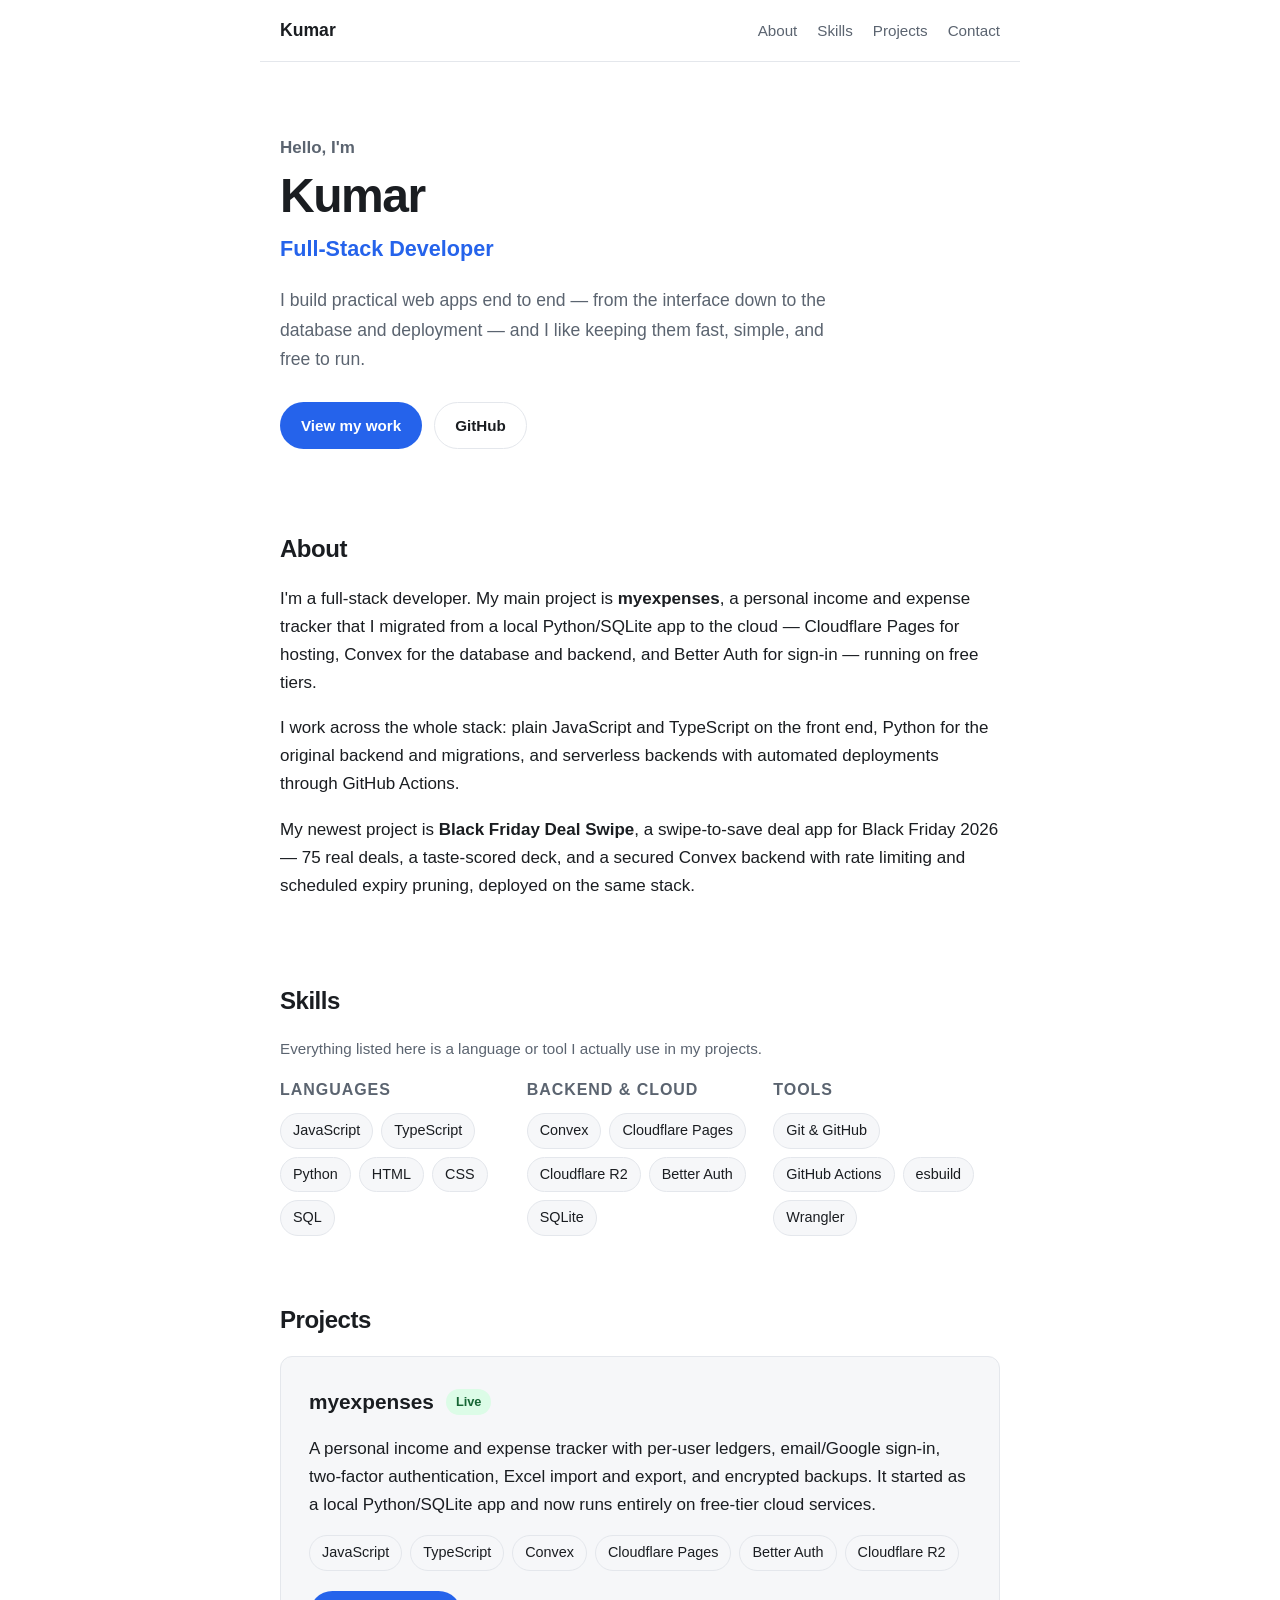
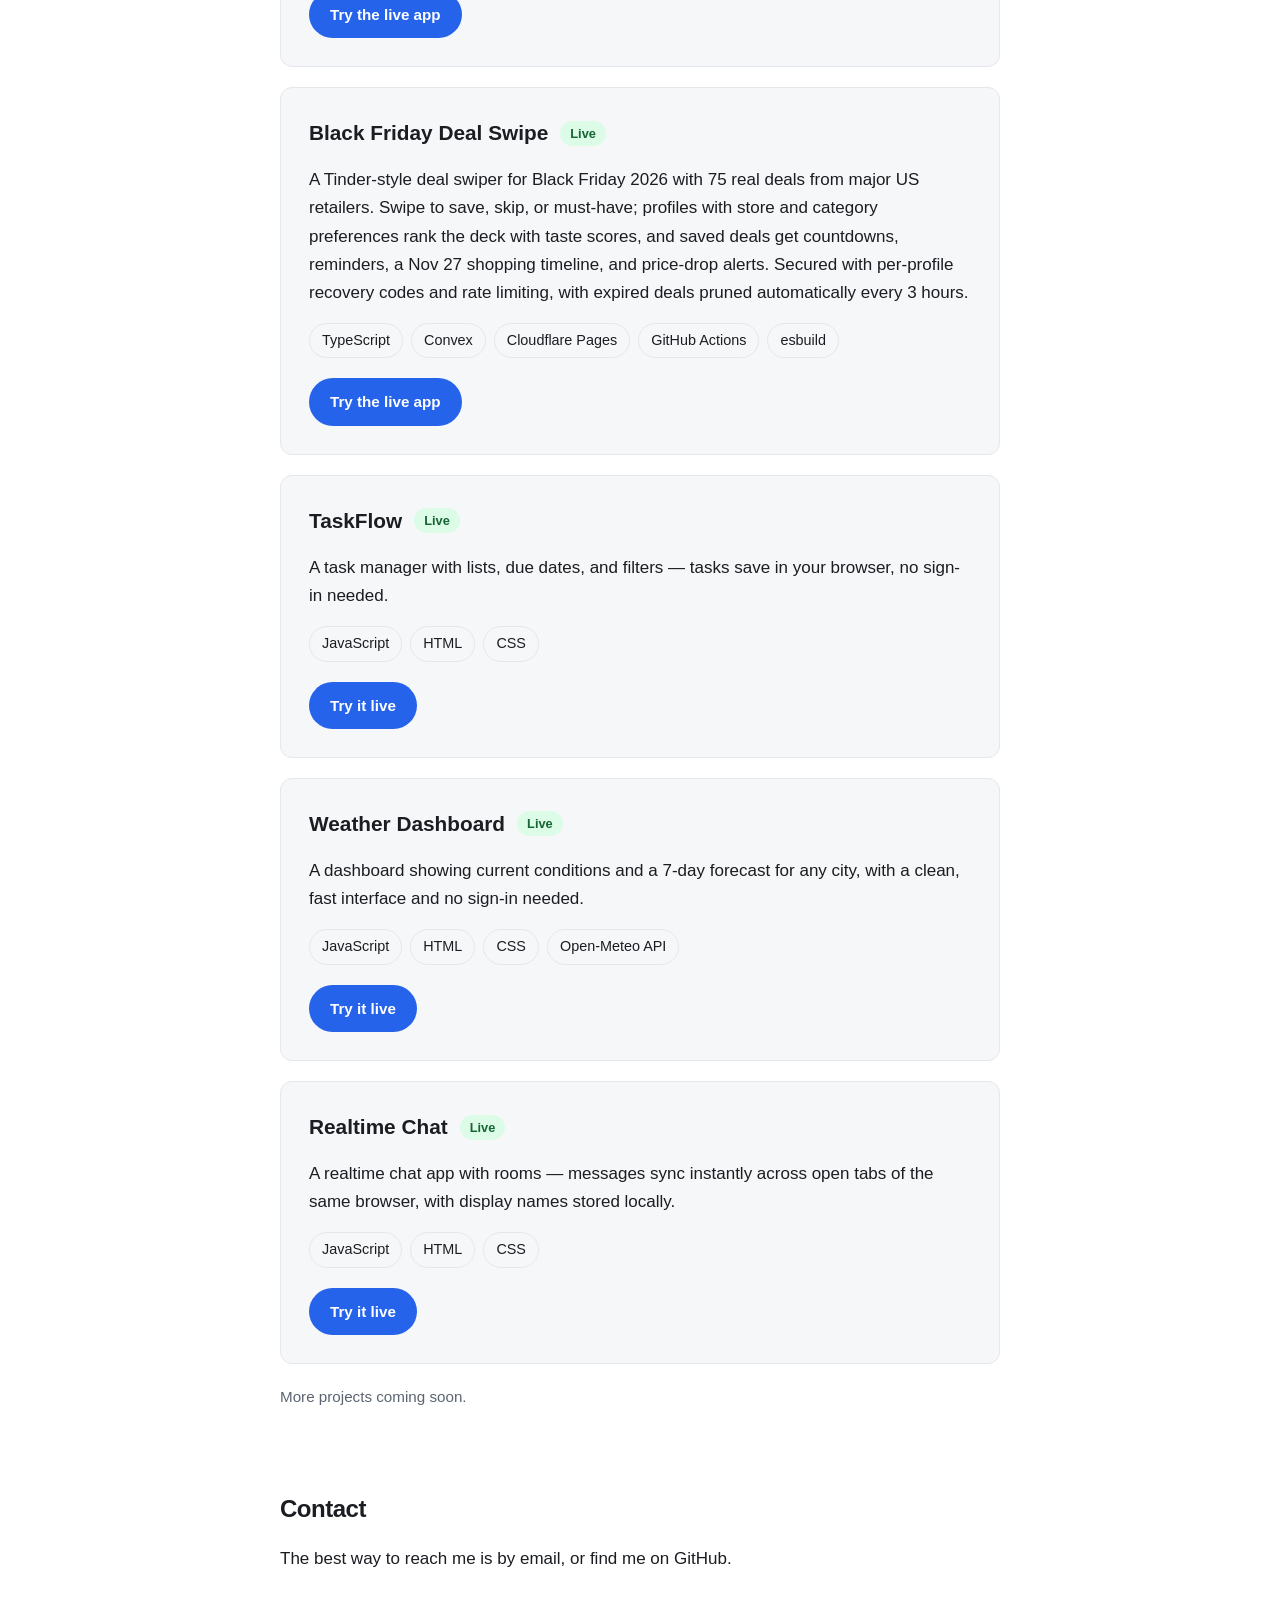
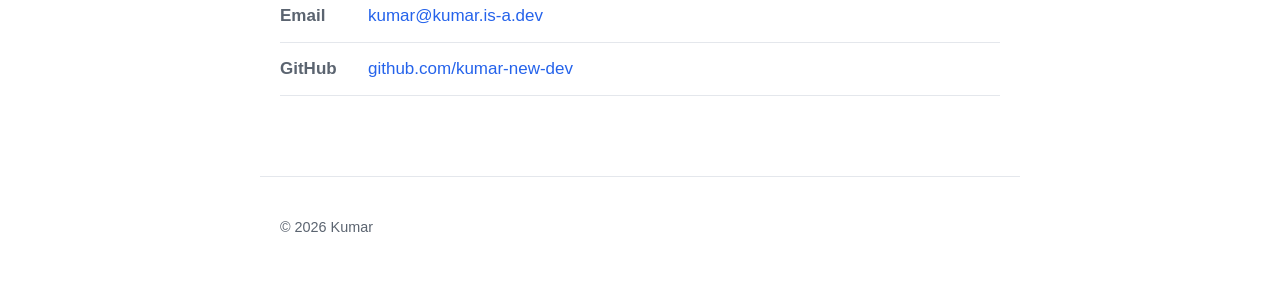
<file: index.html>
<!DOCTYPE html>
<html lang="en">
<head>
  <meta charset="UTF-8">
  <meta name="viewport" content="width=device-width, initial-scale=1.0">
  <meta name="description" content="Kumar — Full-Stack Developer. Building myexpenses and Black Friday Deal Swipe on Cloudflare Pages + Convex.">
  <title>Kumar — Full-Stack Developer</title>
  <link rel="stylesheet" href="style.css">
</head>
<body>
  <header class="site-header">
    <a class="logo" href="#top">Kumar</a>
    <nav>
      <a href="#about">About</a>
      <a href="#skills">Skills</a>
      <a href="#projects">Projects</a>
      <a href="#contact">Contact</a>
    </nav>
  </header>

  <main id="top">
    <section class="hero">
      <p class="hero-eyebrow">Hello, I'm</p>
      <h1>Kumar</h1>
      <p class="hero-role">Full-Stack Developer</p>
      <p class="hero-tagline">
        I build practical web apps end to end — from the interface down to the
        database and deployment — and I like keeping them fast, simple, and
        free to run.
      </p>
      <div class="hero-actions">
        <a class="btn btn-primary" href="#projects">View my work</a>
        <a class="btn btn-secondary" href="https://github.com/kumar-new-dev" target="_blank" rel="noopener">GitHub</a>
      </div>
    </section>

    <section id="about" class="section">
      <h2>About</h2>
      <p>
        I'm a full-stack developer. My main project is
        <strong>myexpenses</strong>, a personal income and expense tracker
        that I migrated from a local Python/SQLite app to the cloud —
        Cloudflare Pages for hosting, Convex for the database and backend,
        and Better Auth for sign-in — running on free tiers.
      </p>
      <p>
        I work across the whole stack: plain JavaScript and TypeScript on the
        front end, Python for the original backend and migrations, and serverless backends
        with automated deployments through GitHub Actions.
      </p>
      <p>
        My newest project is <strong>Black Friday Deal Swipe</strong>, a
        swipe-to-save deal app for Black Friday 2026 — 75 real deals, a
        taste-scored deck, and a secured Convex backend with rate limiting
        and scheduled expiry pruning, deployed on the same stack.
      </p>
    </section>

    <section id="skills" class="section">
      <h2>Skills</h2>
      <p class="section-note">Everything listed here is a language or tool I actually use in my projects.</p>
      <div class="skill-groups">
        <div class="skill-group">
          <h3>Languages</h3>
          <ul class="tags">
            <li>JavaScript</li>
            <li>TypeScript</li>
            <li>Python</li>
            <li>HTML</li>
            <li>CSS</li>
            <li>SQL</li>
          </ul>
        </div>
        <div class="skill-group">
          <h3>Backend &amp; Cloud</h3>
          <ul class="tags">
            <li>Convex</li>
            <li>Cloudflare Pages</li>
            <li>Cloudflare R2</li>
            <li>Better Auth</li>
            <li>SQLite</li>
          </ul>
        </div>
        <div class="skill-group">
          <h3>Tools</h3>
          <ul class="tags">
            <li>Git &amp; GitHub</li>
            <li>GitHub Actions</li>
            <li>esbuild</li>
            <li>Wrangler</li>
          </ul>
        </div>
      </div>
    </section>

    <section id="projects" class="section">
      <h2>Projects</h2>
      <article class="project-card">
        <div class="project-head">
          <h3>myexpenses</h3>
          <span class="badge">Live</span>
        </div>
        <p>
          A personal income and expense tracker with per-user ledgers,
          email/Google sign-in, two-factor authentication, Excel import and
          export, and encrypted backups. It started as a local Python/SQLite
          app and now runs entirely on free-tier cloud services.
        </p>
        <ul class="tags">
          <li>JavaScript</li>
          <li>TypeScript</li>
          <li>Convex</li>
          <li>Cloudflare Pages</li>
          <li>Better Auth</li>
          <li>Cloudflare R2</li>
        </ul>
        <div class="project-links">
          <a class="btn btn-primary" href="https://myexpenses-1jd.pages.dev/" target="_blank" rel="noopener">Try the live app</a>
        </div>
      </article>
      <article class="project-card">
        <div class="project-head">
          <h3>Black Friday Deal Swipe</h3>
          <span class="badge">Live</span>
        </div>
        <p>
          A Tinder-style deal swiper for Black Friday 2026 with 75 real deals
          from major US retailers. Swipe to save, skip, or must-have; profiles
          with store and category preferences rank the deck with taste scores,
          and saved deals get countdowns, reminders, a Nov 27 shopping
          timeline, and price-drop alerts. Secured with per-profile recovery
          codes and rate limiting, with expired deals pruned automatically
          every 3 hours.
        </p>
        <ul class="tags">
          <li>TypeScript</li>
          <li>Convex</li>
          <li>Cloudflare Pages</li>
          <li>GitHub Actions</li>
          <li>esbuild</li>
        </ul>
        <div class="project-links">
          <a class="btn btn-primary" href="https://black-friday-deal-swipe.pages.dev/" target="_blank" rel="noopener">Try the live app</a>
        </div>
      </article>
      <article class="project-card">
        <div class="project-head">
          <h3>TaskFlow</h3>
          <span class="badge">Live</span>
        </div>
        <p>
          A task manager with lists, due dates, and filters — tasks save in
          your browser, no sign-in needed.
        </p>
        <ul class="tags">
          <li>JavaScript</li>
          <li>HTML</li>
          <li>CSS</li>
        </ul>
        <div class="project-links">
          <a class="btn btn-primary" href="./taskflow/">Try it live</a>
        </div>
      </article>
      <article class="project-card">
        <div class="project-head">
          <h3>Weather Dashboard</h3>
          <span class="badge">Live</span>
        </div>
        <p>
          A dashboard showing current conditions and a 7-day forecast
          for any city, with a clean, fast interface and no sign-in needed.
        </p>
        <ul class="tags">
          <li>JavaScript</li>
          <li>HTML</li>
          <li>CSS</li>
          <li>Open-Meteo API</li>
        </ul>
        <div class="project-links">
          <a class="btn btn-primary" href="./weather/">Try it live</a>
        </div>
      </article>
      <article class="project-card">
        <div class="project-head">
          <h3>Realtime Chat</h3>
          <span class="badge">Live</span>
        </div>
        <p>
          A realtime chat app with rooms — messages sync instantly across open
          tabs of the same browser, with display names stored locally.
        </p>
        <ul class="tags">
          <li>JavaScript</li>
          <li>HTML</li>
          <li>CSS</li>
        </ul>
        <div class="project-links">
          <a class="btn btn-primary" href="./chat/">Try it live</a>
        </div>
      </article>
      <p class="section-note">More projects coming soon.</p>
    </section>

    <section id="contact" class="section">
      <h2>Contact</h2>
      <p>
        The best way to reach me is by email, or find me on GitHub.
      </p>
      <ul class="contact-list">
        <li>
          <span class="contact-label">Email</span>
          <a href="mailto:kumar@kumar.is-a.dev">kumar@kumar.is-a.dev</a>
        </li>
        <li>
          <span class="contact-label">GitHub</span>
          <a href="https://github.com/kumar-new-dev" target="_blank" rel="noopener">github.com/kumar-new-dev</a>
        </li>
      </ul>
    </section>
  </main>

  <footer class="site-footer">
    <p>© 2026 Kumar</p>
  </footer>
</body>
</html>
</file>
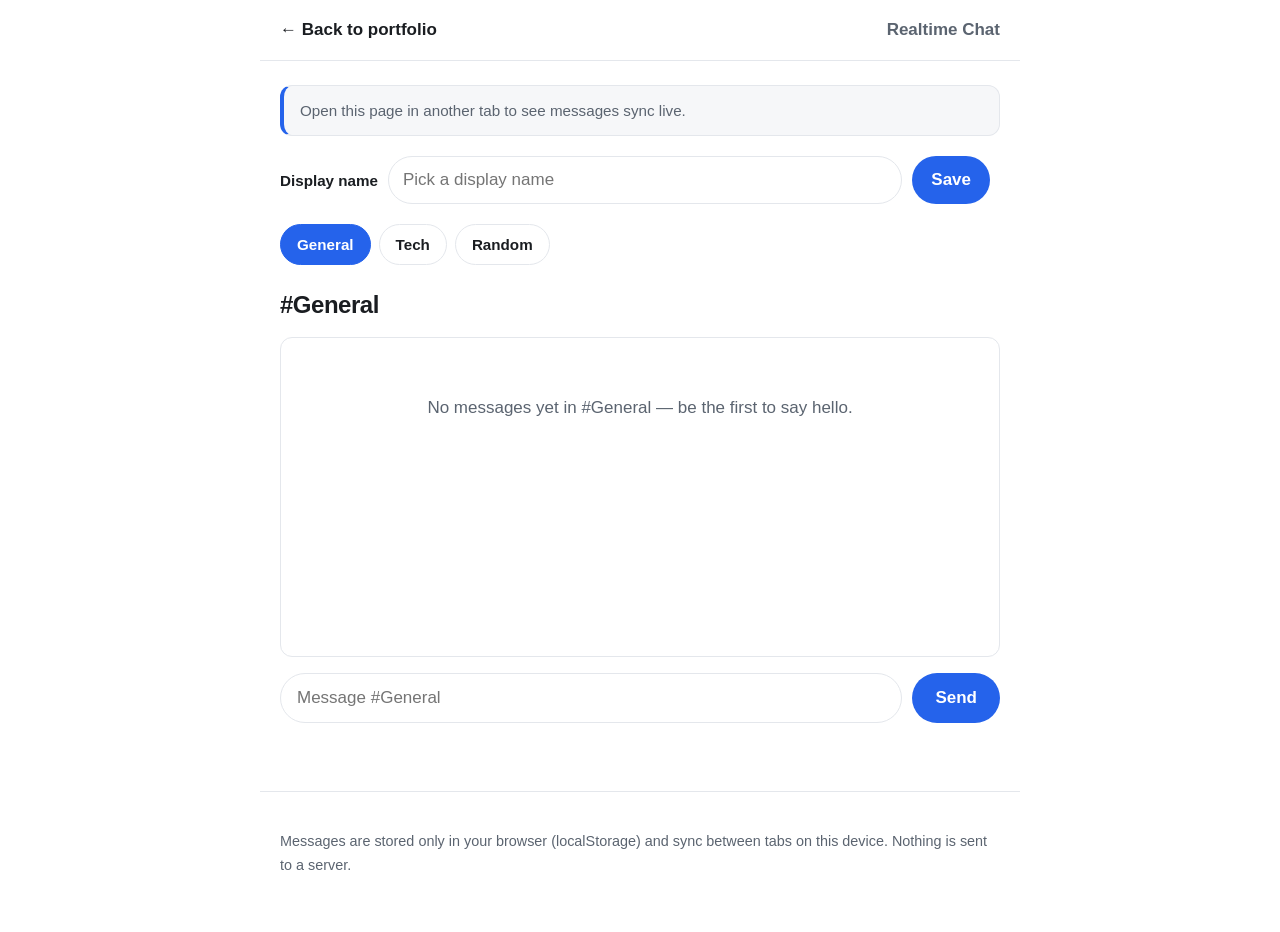
<file: chat/index.html>
<!DOCTYPE html>
<html lang="en">
<head>
  <meta charset="UTF-8">
  <meta name="viewport" content="width=device-width, initial-scale=1.0">
  <meta name="description" content="Realtime Chat — a chat app by Kumar. Messages sync live between tabs.">
  <title>Realtime Chat — Kumar</title>
  <link rel="stylesheet" href="style.css">
</head>
<body>
  <header class="site-header">
    <a class="back-link" href="../index.html">← Back to portfolio</a>
    <span class="header-title">Realtime Chat</span>
  </header>

  <main class="chat-wrap">
    <p class="sync-note">Open this page in another tab to see messages sync live.</p>

    <section class="name-bar" aria-label="Display name">
      <label for="nameInput">Display name</label>
      <input id="nameInput" type="text" maxlength="24" placeholder="Pick a display name" autocomplete="off">
      <button id="saveNameBtn" type="button">Save</button>
      <span class="name-status" id="nameStatus"></span>
    </section>

    <nav class="rooms" aria-label="Chat rooms">
      <button type="button" data-room="General" class="room-btn active">General</button>
      <button type="button" data-room="Tech" class="room-btn">Tech</button>
      <button type="button" data-room="Random" class="room-btn">Random</button>
    </nav>

    <h1 class="room-label" id="roomLabel">#General</h1>

    <section class="messages" id="messages" aria-live="polite" aria-label="Messages"></section>

    <form class="composer" id="composer">
      <input id="messageInput" type="text" maxlength="500" placeholder="Message #General" autocomplete="off" aria-label="Message">
      <button type="submit">Send</button>
    </form>
    <p class="hint" id="hint" role="status"></p>
  </main>

  <footer class="site-footer">
    <p>Messages are stored only in your browser (localStorage) and sync between tabs on this device. Nothing is sent to a server.</p>
  </footer>

  <script src="app.js"></script>
</body>
</html>
</file>
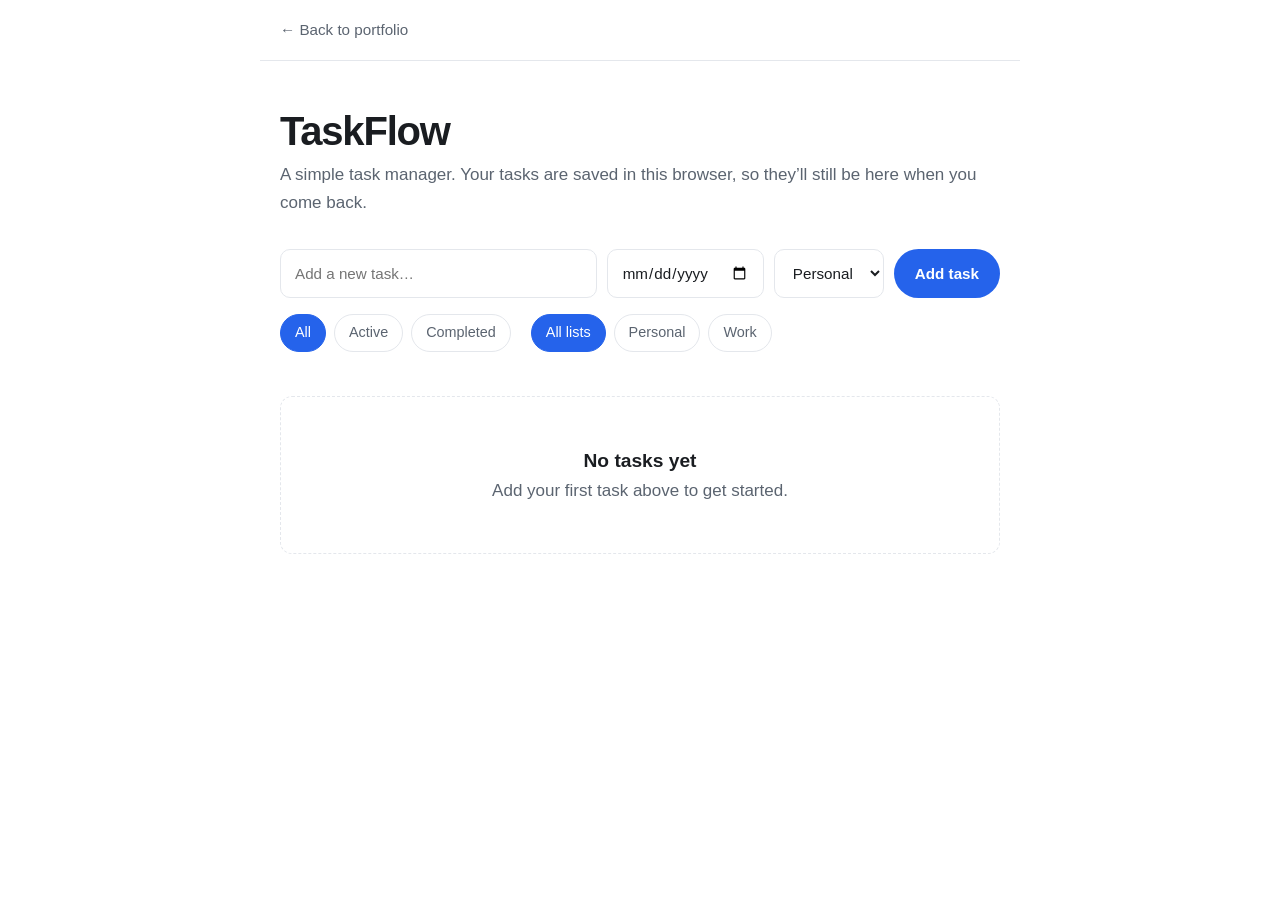
<file: taskflow/index.html>
<!DOCTYPE html>
<html lang="en">
<head>
  <meta charset="UTF-8">
  <meta name="viewport" content="width=device-width, initial-scale=1.0">
  <meta name="description" content="TaskFlow — a simple task manager. Add tasks, set due dates, organize by list, and pick up where you left off.">
  <title>TaskFlow — Simple Task Manager</title>
  <link rel="stylesheet" href="style.css">
</head>
<body>
  <header class="site-header">
    <a class="back-link" href="../index.html">← Back to portfolio</a>
  </header>

  <main>
    <section class="hero">
      <h1>TaskFlow</h1>
      <p class="tagline">A simple task manager. Your tasks are saved in this browser, so they&rsquo;ll still be here when you come back.</p>
    </section>

    <form id="add-form" class="add-form">
      <input id="task-input" type="text" placeholder="Add a new task…" autocomplete="off" maxlength="200" required>
      <input id="due-input" type="date" aria-label="Due date">
      <select id="list-select" aria-label="List">
        <option value="Personal">Personal</option>
        <option value="Work">Work</option>
      </select>
      <button type="submit" class="btn btn-primary">Add task</button>
    </form>

    <div class="filters">
      <div class="filter-group" id="status-filters" role="group" aria-label="Filter by status">
        <button type="button" data-filter="all" class="filter-btn active">All</button>
        <button type="button" data-filter="active" class="filter-btn">Active</button>
        <button type="button" data-filter="completed" class="filter-btn">Completed</button>
      </div>
      <div class="filter-group" id="list-filters" role="group" aria-label="Filter by list">
        <button type="button" data-list="all" class="filter-btn active">All lists</button>
        <button type="button" data-list="Personal" class="filter-btn">Personal</button>
        <button type="button" data-list="Work" class="filter-btn">Work</button>
      </div>
    </div>

    <p id="stats" class="stats" aria-live="polite"></p>

    <ul id="task-list" class="task-list"></ul>

    <div id="empty-state" class="empty-state">
      <p id="empty-title" class="empty-title">No tasks yet</p>
      <p id="empty-text">Add your first task above to get started.</p>
    </div>

    <button id="clear-completed" type="button" class="btn btn-secondary">Clear completed</button>
  </main>

  <script src="app.js"></script>
</body>
</html>
</file>
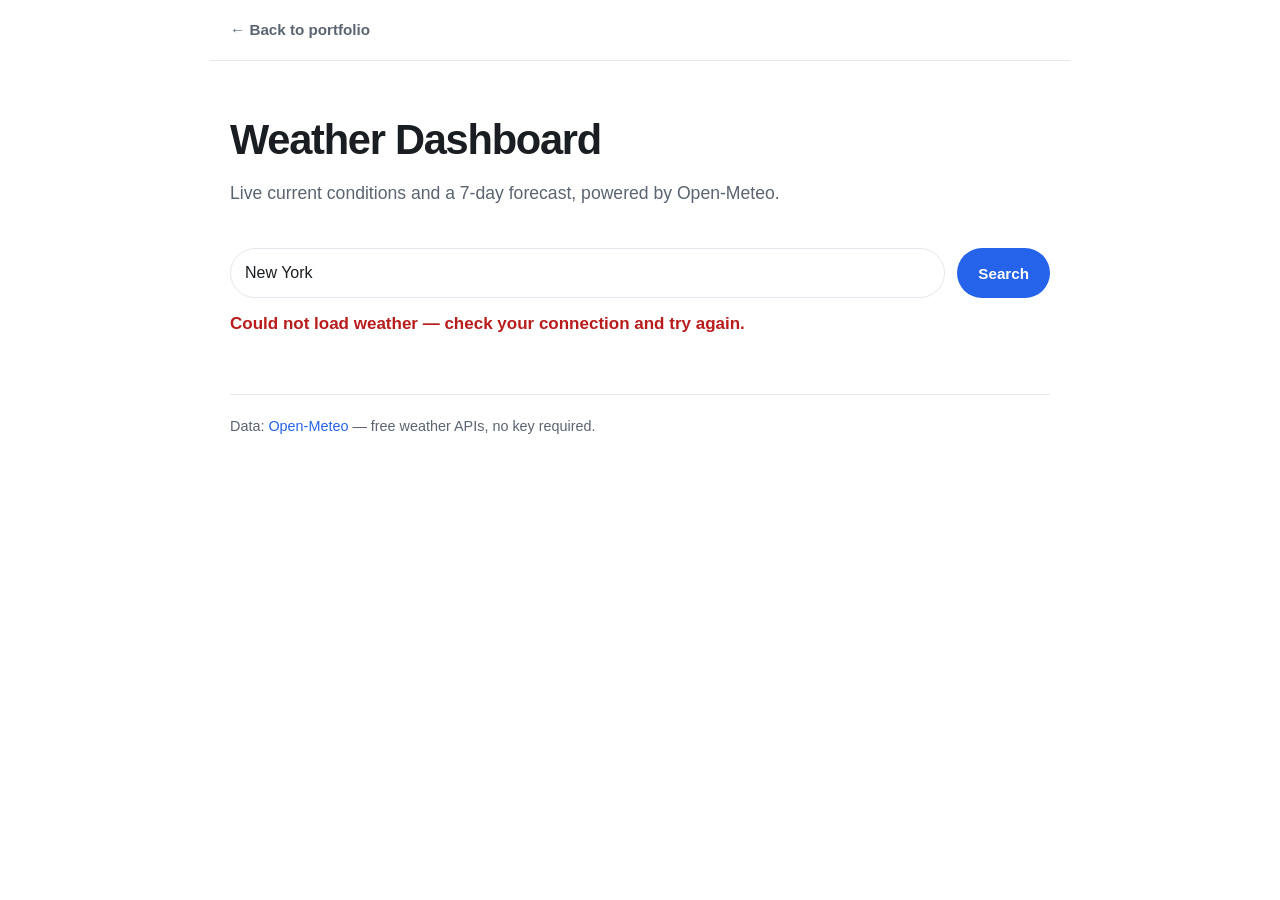
<file: weather/index.html>
<!DOCTYPE html>
<html lang="en">
<head>
  <meta charset="UTF-8">
  <meta name="viewport" content="width=device-width, initial-scale=1.0">
  <meta name="description" content="Weather Dashboard — live current conditions and a 7-day forecast from Open-Meteo.">
  <title>Weather Dashboard — Kumar</title>
  <link rel="stylesheet" href="style.css">
</head>
<body>
  <header class="site-header">
    <a class="back-link" href="../index.html">← Back to portfolio</a>
  </header>

  <main>
    <section class="hero">
      <h1>Weather Dashboard</h1>
      <p class="hero-tagline">Live current conditions and a 7-day forecast, powered by Open-Meteo.</p>
    </section>

    <section class="search-section">
      <form id="search-form" autocomplete="off">
        <label for="city-input" class="visually-hidden">Search for a city</label>
        <input id="city-input" type="text" placeholder="Search for a city…" aria-label="Search for a city">
        <button type="submit" class="btn btn-primary">Search</button>
      </form>
      <ul id="suggestions" class="suggestions" hidden></ul>
      <p id="status" class="status" role="status" aria-live="polite"></p>
    </section>

    <section id="current" class="current-card" hidden>
      <div class="current-top">
        <div>
          <h2 id="location-name">—</h2>
          <p id="location-meta" class="muted">—</p>
        </div>
        <div class="current-icon" id="current-icon" aria-hidden="true">—</div>
      </div>
      <p class="current-temp"><span id="current-temp">—</span><span class="temp-unit">°F</span></p>
      <p id="current-condition" class="current-condition">—</p>
      <div class="current-grid">
        <div class="stat"><span class="label">Feels like</span><span id="feels-like">—</span></div>
        <div class="stat"><span class="label">Humidity</span><span id="humidity">—</span></div>
        <div class="stat"><span class="label">Wind</span><span id="wind">—</span></div>
        <div class="stat"><span class="label">Precipitation</span><span id="precip">—</span></div>
      </div>
    </section>

    <section id="forecast-section" hidden>
      <h2>7-day forecast</h2>
      <div id="forecast" class="forecast-grid"></div>
    </section>

    <p class="attribution">Data: <a href="https://open-meteo.com/" target="_blank" rel="noopener">Open-Meteo</a> — free weather APIs, no key required.</p>
  </main>

  <script src="app.js"></script>
</body>
</html>
</file>
<file: style.css>
/* Kumar — portfolio. Single stylesheet, no dependencies. */

:root {
  --bg: #ffffff;
  --bg-soft: #f6f7f9;
  --text: #1a1d21;
  --muted: #5b6470;
  --accent: #2563eb;
  --accent-dark: #1d4ed8;
  --border: #e4e7ec;
  --radius: 12px;
  --max-width: 760px;
}

* { box-sizing: border-box; }

html { scroll-behavior: smooth; }

body {
  margin: 0;
  font-family: -apple-system, BlinkMacSystemFont, "Segoe UI", Roboto, Helvetica, Arial, sans-serif;
  font-size: 17px;
  line-height: 1.65;
  color: var(--text);
  background: var(--bg);
}

a { color: var(--accent); text-decoration: none; }
a:hover { text-decoration: underline; }

/* Header */
.site-header {
  position: sticky;
  top: 0;
  z-index: 10;
  display: flex;
  align-items: center;
  justify-content: space-between;
  max-width: var(--max-width);
  margin: 0 auto;
  padding: 16px 20px;
  background: rgba(255, 255, 255, 0.92);
  backdrop-filter: blur(6px);
  border-bottom: 1px solid var(--border);
}

.logo {
  font-weight: 700;
  font-size: 1.1rem;
  color: var(--text);
}
.logo:hover { text-decoration: none; }

.site-header nav { display: flex; gap: 20px; }
.site-header nav a { color: var(--muted); font-size: 0.95rem; }
.site-header nav a:hover { color: var(--text); text-decoration: none; }

/* Layout */
main {
  max-width: var(--max-width);
  margin: 0 auto;
  padding: 0 20px;
}

.section { padding: 56px 0 8px; }
.section h2 {
  margin: 0 0 16px;
  font-size: 1.5rem;
  letter-spacing: -0.02em;
}
.section-note { color: var(--muted); font-size: 0.95rem; }

/* Hero */
.hero { padding: 72px 0 24px; }
.hero-eyebrow {
  margin: 0 0 8px;
  color: var(--muted);
  font-weight: 600;
}
.hero h1 {
  margin: 0;
  font-size: 3rem;
  line-height: 1.1;
  letter-spacing: -0.03em;
}
.hero-role {
  margin: 8px 0 0;
  font-size: 1.35rem;
  font-weight: 600;
  color: var(--accent);
}
.hero-tagline {
  max-width: 560px;
  margin: 20px 0 28px;
  color: var(--muted);
  font-size: 1.1rem;
}
.hero-actions { display: flex; flex-wrap: wrap; gap: 12px; }

/* Buttons */
.btn {
  display: inline-block;
  padding: 10px 20px;
  border-radius: 999px;
  font-weight: 600;
  font-size: 0.95rem;
  border: 1px solid transparent;
}
.btn:hover { text-decoration: none; }
.btn-primary { background: var(--accent); color: #fff; }
.btn-primary:hover { background: var(--accent-dark); }
.btn-secondary { border-color: var(--border); color: var(--text); background: #fff; }
.btn-secondary:hover { border-color: var(--text); }

/* Skills */
.skill-groups {
  display: grid;
  grid-template-columns: repeat(auto-fit, minmax(200px, 1fr));
  gap: 20px;
}
.skill-group h3 {
  margin: 0 0 10px;
  font-size: 1rem;
  color: var(--muted);
  text-transform: uppercase;
  letter-spacing: 0.06em;
}

.tags {
  list-style: none;
  display: flex;
  flex-wrap: wrap;
  gap: 8px;
  margin: 0;
  padding: 0;
}
.tags li {
  padding: 5px 12px;
  border-radius: 999px;
  background: var(--bg-soft);
  border: 1px solid var(--border);
  font-size: 0.9rem;
  white-space: nowrap;
}

/* Project card */
.project-card {
  padding: 28px;
  margin-bottom: 20px;
  border: 1px solid var(--border);
  border-radius: var(--radius);
  background: var(--bg-soft);
}
.project-head {
  display: flex;
  align-items: center;
  gap: 12px;
}
.project-head h3 { margin: 0; font-size: 1.3rem; }
.badge {
  padding: 2px 10px;
  border-radius: 999px;
  background: #dcfce7;
  color: #166534;
  font-size: 0.8rem;
  font-weight: 700;
}
.project-card p { margin: 16px 0; }
.project-card .tags { margin-bottom: 20px; }
.project-links { display: flex; flex-wrap: wrap; gap: 12px; }

/* Contact */
.contact-list {
  list-style: none;
  margin: 0;
  padding: 0;
}
.contact-list li {
  display: flex;
  flex-wrap: wrap;
  gap: 8px 16px;
  padding: 12px 0;
  border-bottom: 1px solid var(--border);
}
.contact-label {
  width: 72px;
  color: var(--muted);
  font-weight: 600;
}

/* Footer */
.site-footer {
  max-width: var(--max-width);
  margin: 72px auto 0;
  padding: 24px 20px 40px;
  border-top: 1px solid var(--border);
  color: var(--muted);
  font-size: 0.9rem;
}

/* Small screens */
@media (max-width: 560px) {
  .hero { padding-top: 48px; }
  .hero h1 { font-size: 2.3rem; }
  .site-header nav { gap: 14px; }
  .project-card { padding: 20px; }
}
</file>
<file: chat/style.css>
/* Realtime Chat — matches the portfolio site. No dependencies. */

:root {
  --bg: #ffffff;
  --bg-soft: #f6f7f9;
  --text: #1a1d21;
  --muted: #5b6470;
  --accent: #2563eb;
  --accent-dark: #1d4ed8;
  --border: #e4e7ec;
  --radius: 12px;
  --max-width: 760px;
}

* { box-sizing: border-box; }

body {
  margin: 0;
  font-family: -apple-system, BlinkMacSystemFont, "Segoe UI", Roboto, Helvetica, Arial, sans-serif;
  font-size: 17px;
  line-height: 1.65;
  color: var(--text);
  background: var(--bg);
}

a { color: var(--accent); text-decoration: none; }
a:hover { text-decoration: underline; }

button, input { font: inherit; }

/* Header */
.site-header {
  position: sticky;
  top: 0;
  z-index: 10;
  display: flex;
  align-items: center;
  justify-content: space-between;
  gap: 12px;
  max-width: var(--max-width);
  margin: 0 auto;
  padding: 16px 20px;
  background: rgba(255, 255, 255, 0.92);
  backdrop-filter: blur(6px);
  border-bottom: 1px solid var(--border);
}

.back-link {
  font-weight: 600;
  color: var(--text);
  white-space: nowrap;
}
.back-link:hover { color: var(--accent); text-decoration: none; }

.header-title {
  font-weight: 700;
  color: var(--muted);
}

/* Layout */
.chat-wrap {
  max-width: var(--max-width);
  margin: 0 auto;
  padding: 24px 20px 0;
}

.sync-note {
  margin: 0 0 20px;
  padding: 12px 16px;
  border: 1px solid var(--border);
  border-left: 4px solid var(--accent);
  border-radius: var(--radius);
  background: var(--bg-soft);
  color: var(--muted);
  font-size: 0.95rem;
}

/* Display name */
.name-bar {
  display: flex;
  flex-wrap: wrap;
  align-items: center;
  gap: 10px;
  margin-bottom: 20px;
}

.name-bar label {
  font-weight: 600;
  font-size: 0.95rem;
}

.name-bar input {
  flex: 1;
  min-width: 160px;
  padding: 9px 14px;
  border: 1px solid var(--border);
  border-radius: 999px;
  background: #fff;
  color: var(--text);
}

.name-bar input:focus {
  outline: none;
  border-color: var(--accent);
}

.name-bar button {
  padding: 9px 18px;
  border: 1px solid transparent;
  border-radius: 999px;
  background: var(--accent);
  color: #fff;
  font-weight: 600;
  cursor: pointer;
}
.name-bar button:hover { background: var(--accent-dark); }

.name-status {
  color: var(--muted);
  font-size: 0.95rem;
}

/* Rooms */
.rooms {
  display: flex;
  flex-wrap: wrap;
  gap: 8px;
  margin-bottom: 20px;
}

.room-btn {
  padding: 7px 16px;
  border: 1px solid var(--border);
  border-radius: 999px;
  background: #fff;
  color: var(--text);
  font-weight: 600;
  font-size: 0.95rem;
  cursor: pointer;
}
.room-btn:hover { border-color: var(--text); }
.room-btn.active {
  background: var(--accent);
  border-color: var(--accent);
  color: #fff;
}

/* Room heading */
.room-label {
  margin: 0 0 12px;
  font-size: 1.5rem;
  letter-spacing: -0.02em;
}

/* Messages */
.messages {
  min-height: 320px;
  max-height: 55vh;
  overflow-y: auto;
  padding: 8px 0;
  border: 1px solid var(--border);
  border-radius: var(--radius);
  background: #fff;
}

.empty-state {
  margin: 0;
  padding: 48px 20px;
  text-align: center;
  color: var(--muted);
}

.message {
  padding: 10px 16px;
  border-bottom: 1px solid var(--border);
}
.message:last-child { border-bottom: none; }
.message.own { background: #eff6ff; }

.message-head {
  display: flex;
  gap: 10px;
  align-items: baseline;
}

.message-name {
  font-weight: 700;
  font-size: 0.95rem;
}

.message-time {
  color: var(--muted);
  font-size: 0.85rem;
}

.message-text {
  margin-top: 2px;
  overflow-wrap: break-word;
}

/* Composer */
.composer {
  display: flex;
  gap: 10px;
  margin-top: 16px;
}

.composer input {
  flex: 1;
  min-width: 0;
  padding: 10px 16px;
  border: 1px solid var(--border);
  border-radius: 999px;
  background: #fff;
  color: var(--text);
}
.composer input:focus {
  outline: none;
  border-color: var(--accent);
}

.composer button {
  padding: 10px 22px;
  border: 1px solid transparent;
  border-radius: 999px;
  background: var(--accent);
  color: #fff;
  font-weight: 600;
  cursor: pointer;
}
.composer button:hover { background: var(--accent-dark); }

.hint {
  min-height: 1.4em;
  margin: 8px 0 0;
  color: var(--muted);
  font-size: 0.9rem;
}

/* Footer */
.site-footer {
  max-width: var(--max-width);
  margin: 40px auto 0;
  padding: 24px 20px 40px;
  border-top: 1px solid var(--border);
  color: var(--muted);
  font-size: 0.9rem;
}

/* Small screens */
@media (max-width: 560px) {
  .site-header { padding: 12px 16px; }
  .chat-wrap { padding: 20px 16px 0; }
  .messages { min-height: 280px; }
}
</file>
<file: taskflow/style.css>
/* TaskFlow — matches the portfolio site. System fonts, no dependencies. */

:root {
  --bg: #ffffff;
  --bg-soft: #f6f7f9;
  --text: #1a1d21;
  --muted: #5b6470;
  --accent: #2563eb;
  --accent-dark: #1d4ed8;
  --border: #e4e7ec;
  --danger: #dc2626;
  --radius: 12px;
  --max-width: 760px;
}

* { box-sizing: border-box; }

body {
  margin: 0;
  font-family: -apple-system, BlinkMacSystemFont, "Segoe UI", Roboto, Helvetica, Arial, sans-serif;
  font-size: 17px;
  line-height: 1.65;
  color: var(--text);
  background: var(--bg);
}

a { color: var(--accent); text-decoration: none; }
a:hover { text-decoration: underline; }

.site-header {
  max-width: var(--max-width);
  margin: 0 auto;
  padding: 16px 20px;
  border-bottom: 1px solid var(--border);
}

.back-link { color: var(--muted); font-size: 0.95rem; }
.back-link:hover { color: var(--text); text-decoration: none; }

main {
  max-width: var(--max-width);
  margin: 0 auto;
  padding: 0 20px 64px;
}

/* Hero */
.hero { padding: 48px 0 8px; }
.hero h1 {
  margin: 0;
  font-size: 2.5rem;
  line-height: 1.1;
  letter-spacing: -0.03em;
}
.tagline { color: var(--muted); margin: 8px 0 0; }

/* Add-task form */
.add-form {
  display: flex;
  flex-wrap: wrap;
  gap: 10px;
  margin: 24px 0 16px;
}
.add-form input[type="text"] { flex: 1 1 220px; }

input[type="text"],
input[type="date"],
select {
  padding: 10px 14px;
  border: 1px solid var(--border);
  border-radius: 10px;
  font: inherit;
  font-size: 0.95rem;
  color: var(--text);
  background: #fff;
}
input:focus,
select:focus {
  outline: 2px solid var(--accent);
  outline-offset: 1px;
  border-color: var(--accent);
}

/* Buttons */
.btn {
  display: inline-block;
  padding: 10px 20px;
  border-radius: 999px;
  font-weight: 600;
  font-size: 0.95rem;
  border: 1px solid transparent;
  cursor: pointer;
}
.btn:hover { text-decoration: none; }
.btn-primary { background: var(--accent); color: #fff; }
.btn-primary:hover { background: var(--accent-dark); }
.btn-secondary { border-color: var(--border); color: var(--text); background: #fff; }
.btn-secondary:hover { border-color: var(--text); }

/* Filters */
.filters {
  display: flex;
  flex-wrap: wrap;
  gap: 8px 20px;
  margin: 8px 0 4px;
}
.filter-group { display: flex; gap: 8px; flex-wrap: wrap; }
.filter-btn {
  padding: 6px 14px;
  border-radius: 999px;
  border: 1px solid var(--border);
  background: #fff;
  color: var(--muted);
  font: inherit;
  font-size: 0.9rem;
  cursor: pointer;
}
.filter-btn:hover { border-color: var(--text); }
.filter-btn.active {
  background: var(--accent);
  border-color: var(--accent);
  color: #fff;
}

.stats { color: var(--muted); font-size: 0.9rem; margin: 12px 0; min-height: 1.4em; }

/* Task list */
.task-list {
  list-style: none;
  margin: 0;
  padding: 0;
  display: flex;
  flex-direction: column;
  gap: 10px;
}
.task {
  display: flex;
  align-items: center;
  gap: 12px;
  padding: 14px 16px;
  border: 1px solid var(--border);
  border-radius: var(--radius);
  background: var(--bg-soft);
}
.task.done .task-text { text-decoration: line-through; color: var(--muted); }

.toggle {
  width: 20px;
  height: 20px;
  accent-color: var(--accent);
  flex-shrink: 0;
  cursor: pointer;
  margin: 0;
}

.task-text { flex: 1; min-width: 0; overflow-wrap: anywhere; }

.task-meta {
  display: flex;
  gap: 8px;
  align-items: center;
  flex-shrink: 0;
}
.tag {
  padding: 2px 10px;
  border-radius: 999px;
  background: #e8edf3;
  color: #475569;
  font-size: 0.8rem;
  font-weight: 600;
  white-space: nowrap;
}
.due { font-size: 0.85rem; color: var(--muted); white-space: nowrap; }
.due.overdue { color: var(--danger); font-weight: 600; }

.icon-btn {
  border: none;
  background: none;
  cursor: pointer;
  font-size: 1rem;
  line-height: 1;
  color: var(--muted);
  padding: 6px 8px;
  border-radius: 8px;
  flex-shrink: 0;
}
.icon-btn:hover { background: #e8edf3; color: var(--text); }
.icon-btn.delete:hover { color: var(--danger); }

.edit-input { flex: 1; min-width: 0; }

/* Empty state */
.empty-state {
  text-align: center;
  padding: 48px 16px;
  border: 1px dashed var(--border);
  border-radius: var(--radius);
  color: var(--muted);
}
.empty-title {
  font-size: 1.2rem;
  font-weight: 700;
  color: var(--text);
  margin: 0 0 4px;
}
.empty-state p { margin: 0; }

#clear-completed { margin-top: 16px; }

/* Small screens */
@media (max-width: 560px) {
  .hero { padding-top: 32px; }
  .hero h1 { font-size: 2rem; }
  .task { flex-wrap: wrap; }
  .task-meta { order: 3; width: 100%; }
}
</file>
<file: weather/style.css>
/* Weather Dashboard — matches the Kumar portfolio. Single stylesheet, no dependencies. */

:root {
  --bg: #ffffff;
  --bg-soft: #f6f7f9;
  --text: #1a1d21;
  --muted: #5b6470;
  --accent: #2563eb;
  --accent-dark: #1d4ed8;
  --border: #e4e7ec;
  --error: #b91c1c;
  --radius: 12px;
  --max-width: 860px;
}

* { box-sizing: border-box; }

[hidden] { display: none !important; }

body {
  margin: 0;
  font-family: -apple-system, BlinkMacSystemFont, "Segoe UI", Roboto, Helvetica, Arial, sans-serif;
  font-size: 17px;
  line-height: 1.65;
  color: var(--text);
  background: var(--bg);
}

a { color: var(--accent); text-decoration: none; }
a:hover { text-decoration: underline; }

.visually-hidden {
  position: absolute;
  width: 1px;
  height: 1px;
  overflow: hidden;
  clip: rect(0 0 0 0);
  white-space: nowrap;
}

.muted { color: var(--muted); }

/* Header */
.site-header {
  max-width: var(--max-width);
  margin: 0 auto;
  padding: 16px 20px;
  border-bottom: 1px solid var(--border);
}

.back-link {
  font-weight: 600;
  font-size: 0.95rem;
  color: var(--muted);
}
.back-link:hover { color: var(--text); text-decoration: none; }

/* Layout */
main {
  max-width: var(--max-width);
  margin: 0 auto;
  padding: 0 20px 40px;
}

main h2 {
  margin: 0 0 16px;
  font-size: 1.5rem;
  letter-spacing: -0.02em;
}

/* Hero */
.hero { padding: 56px 0 8px; }
.hero h1 {
  margin: 0;
  font-size: 2.6rem;
  line-height: 1.1;
  letter-spacing: -0.03em;
}
.hero-tagline {
  max-width: 560px;
  margin: 16px 0 8px;
  color: var(--muted);
  font-size: 1.1rem;
}

/* Search */
.search-section { position: relative; padding: 24px 0 8px; }

#search-form { display: flex; gap: 12px; }

#city-input {
  flex: 1;
  min-width: 0;
  padding: 11px 14px;
  border: 1px solid var(--border);
  border-radius: 999px;
  font: inherit;
  font-size: 1rem;
  color: var(--text);
  background: #fff;
}
#city-input:focus {
  outline: none;
  border-color: var(--accent);
  box-shadow: 0 0 0 3px rgba(37, 99, 235, 0.15);
}

.btn {
  display: inline-block;
  padding: 10px 20px;
  border-radius: 999px;
  font-weight: 600;
  font-size: 0.95rem;
  border: 1px solid transparent;
  cursor: pointer;
  font-family: inherit;
}
.btn:hover { text-decoration: none; }
.btn-primary { background: var(--accent); color: #fff; }
.btn-primary:hover { background: var(--accent-dark); }

.suggestions {
  list-style: none;
  margin: 8px 0 0;
  padding: 6px;
  position: absolute;
  left: 0;
  right: 0;
  z-index: 10;
  background: #fff;
  border: 1px solid var(--border);
  border-radius: var(--radius);
  box-shadow: 0 8px 24px rgba(0, 0, 0, 0.08);
}
.suggestions li { margin: 0; padding: 0; }
.suggestion {
  display: block;
  width: 100%;
  padding: 10px 12px;
  border: 0;
  border-radius: 8px;
  background: none;
  font: inherit;
  font-size: 0.95rem;
  text-align: left;
  color: var(--text);
  cursor: pointer;
}
.suggestion:hover { background: var(--bg-soft); }
.suggestion-empty {
  padding: 10px 12px;
  color: var(--muted);
  font-size: 0.95rem;
}

.status { min-height: 1.5em; margin: 12px 0 0; color: var(--muted); }
.status.error { color: var(--error); font-weight: 600; }

/* Current conditions */
.current-card {
  margin-top: 16px;
  padding: 28px;
  border: 1px solid var(--border);
  border-radius: var(--radius);
  background: var(--bg-soft);
}
.current-top {
  display: flex;
  align-items: flex-start;
  justify-content: space-between;
  gap: 16px;
}
.current-top h2 { margin: 0; font-size: 1.4rem; }
.current-top .muted { margin: 4px 0 0; font-size: 0.95rem; }
.current-icon { font-size: 3rem; line-height: 1; }

.current-temp {
  margin: 12px 0 0;
  font-size: 3.2rem;
  font-weight: 700;
  line-height: 1;
  letter-spacing: -0.03em;
}
.temp-unit { font-size: 1.6rem; font-weight: 600; color: var(--muted); }
.current-condition { margin: 8px 0 0; font-size: 1.15rem; font-weight: 600; }

.current-grid {
  display: grid;
  grid-template-columns: repeat(auto-fit, minmax(150px, 1fr));
  gap: 12px;
  margin-top: 24px;
}
.stat {
  display: flex;
  flex-direction: column;
  gap: 2px;
  padding: 12px 14px;
  background: #fff;
  border: 1px solid var(--border);
  border-radius: 10px;
}
.stat .label {
  font-size: 0.85rem;
  font-weight: 600;
  color: var(--muted);
  text-transform: uppercase;
  letter-spacing: 0.05em;
}

/* Forecast */
#forecast-section { padding-top: 48px; }
.forecast-grid {
  display: grid;
  grid-template-columns: repeat(auto-fit, minmax(110px, 1fr));
  gap: 12px;
}
.forecast-card {
  padding: 16px 12px;
  text-align: center;
  background: #fff;
  border: 1px solid var(--border);
  border-radius: var(--radius);
}
.forecast-card p { margin: 6px 0; }
.forecast-day { font-weight: 700; }
.forecast-icon { font-size: 2rem; line-height: 1.2; }
.forecast-cond { font-size: 0.85rem; color: var(--muted); min-height: 2.6em; }
.forecast-temps { font-weight: 600; }
.forecast-temps .low { color: var(--muted); font-weight: 400; }
.forecast-precip { font-size: 0.85rem; color: var(--muted); }

.attribution {
  margin-top: 48px;
  padding-top: 20px;
  border-top: 1px solid var(--border);
  color: var(--muted);
  font-size: 0.9rem;
}

/* Small screens */
@media (max-width: 560px) {
  .hero { padding-top: 36px; }
  .hero h1 { font-size: 2.1rem; }
  .current-card { padding: 20px; }
  .current-temp { font-size: 2.6rem; }
  #search-form { flex-wrap: wrap; }
  #city-input { flex-basis: 100%; }
}
</file>
